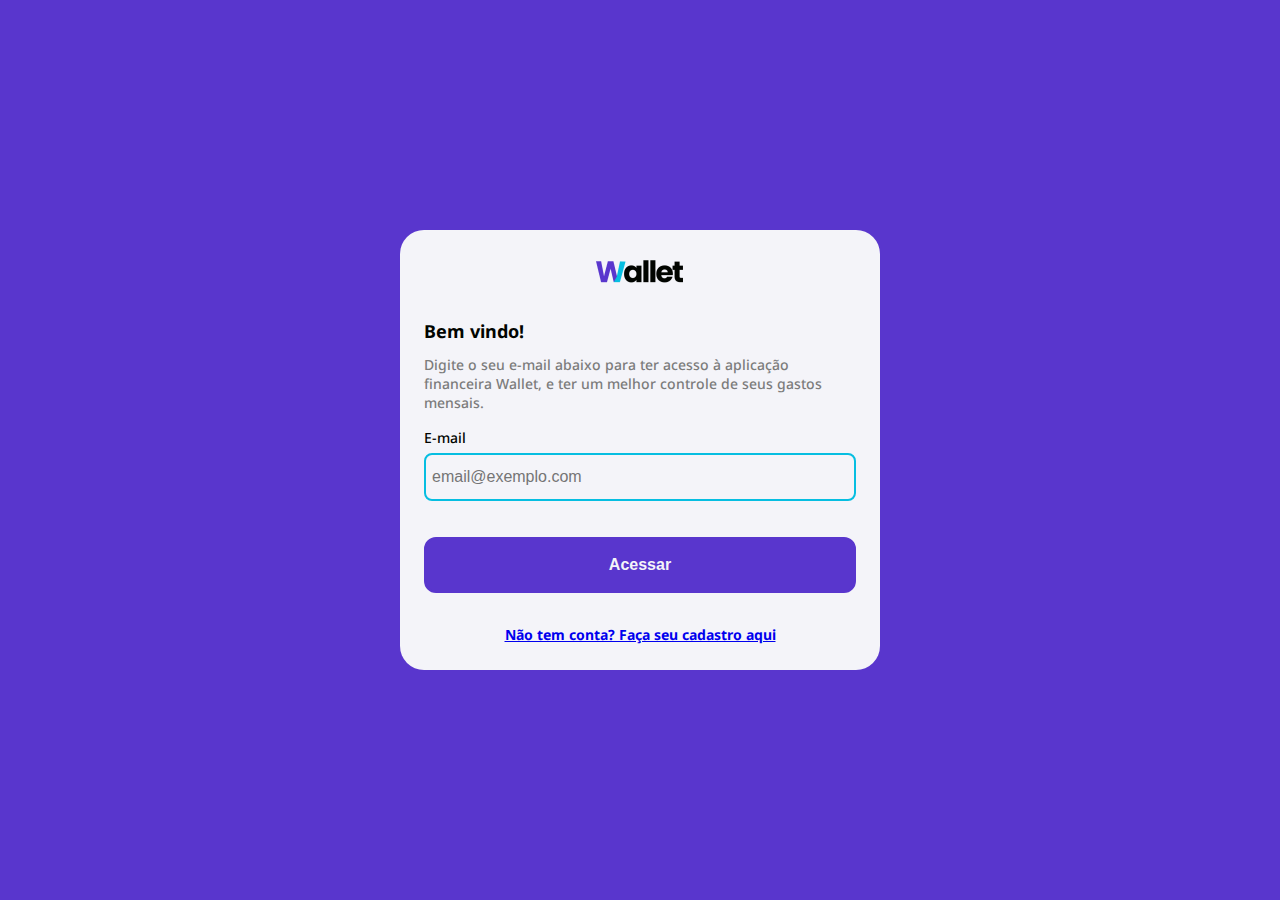
<file: index.html>
<!DOCTYPE html>
<html>
  <head>
    <title>Wallet App - Login</title>
    <link rel="stylesheet" href="styles.css" />
    <script src="index.js"></script>
  </head>
  <body>
    <div class="auth-container">
      <div class="auth-content">
        <div class="auth-content-container">
          <img class="logo" src="src/img/logo.png" />
          <h3 class="full-width text.left mt larger">Bem vindo!</h3>
          <p class="mt small">
            Digite o seu e-mail abaixo para ter acesso à aplicação financeira
            Wallet, e ter um melhor controle de seus gastos mensais.
          </p>
          <label class="mt" for="input-email">E-mail</label>
          <input
            placeholder="email@exemplo.com"
            class="mt smaller"
            id="input-email"
            name="input-email"
            type="email"
          />
          <button onclick="onClickLogin()" class="full-width mt large">
            Acessar
          </button>
          <a href="src/pages/register/index.html" class="mt larger"
            >Não tem conta? Faça seu cadastro aqui</a
          >
        </div>
      </div>
    </div>
  </body>
</html>
</file>
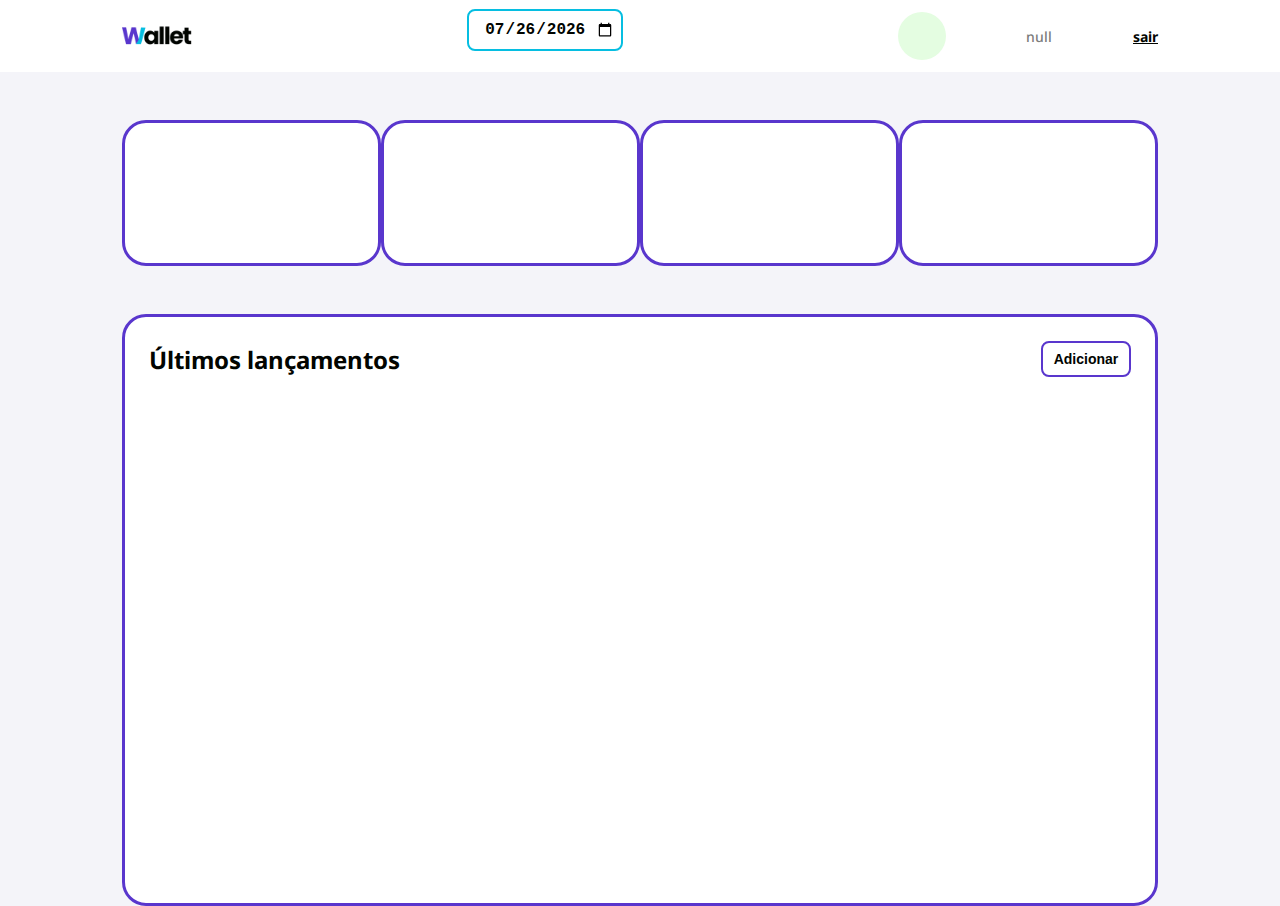
<file: src/pages/home/index.html>
<!DOCTYPE html>
<html>
  <head>
    <title>Wallet App Home</title>
    <link rel="stylesheet" href="../../../styles.css" />
    <link rel="stylesheet" href="styles.css" />
    <script src="index.js"></script>
  </head>
  <body>
    <div class="home-content-container">
      <div class="navbar">
        <img
          src="../../img/logo.png"
          class="logo-navbar"
          alt="Logo Wallet App"
        />
        <div class="navbar-calendar-container">
          <input id="select-date" class="input-calendar" type="date" />
        </div>
        <div id="navbar-user-container" class="navbar-user-container">
          <div id="navbar-user-avatar" class="navbar-user-avatar"></div>
        </div>
      </div>
      <div class="finance-card-container">
        <div id="finance-card-1" class="finance-card"></div>
        <div id="finance-card-2" class="finance-card"></div>
        <div id="finance-card-3" class="finance-card"></div>
        <div id="finance-card-4" class="finance-card"></div>
      </div>
      <div class="table-container">
        <div class="table-content-container">
          <div class="table-content-header">
            <h2>Últimos lançamentos</h2>
            <button onclick="onOpenModal()" class="small">Adicionar</button>
          </div>
          <table id="finances-table"></table>
        </div>
      </div>
    </div>
    <div id="modal" class="modal-background">
      <div class="modal-content">
        <div class="modal-content-header">
          <h3>Adicionar lançamento</h3>
          <button onclick="onCloseModal()" class="small">Fechar</button>
        </div>
        <form id="form-finance-release" class="mt">
          <label class="mt" for="input-title">Título</label>
          <input
            class="mt smaller"
            type="text"
            required
            id="input-title"
            name="input-title"
            placeholder="Ex: Conta de energia"
          />
          <label class="mt" for="input-value">Valor</label>
          <input
            class="mt smaller"
            id="number"
            step="any"
            name="input-value"
            type="text"
            placeholder="R$ 0,00 (Use valores negativos para uma despesa)"
            required
          />
          <label class="mt" for="input-date">Data</label>
          <!--type="date" tranforma o input em data (podendo usar calendario) -->
          <input
            class="mt smaller"
            id="input-date"
            name="input-date"
            type="date"
            placeholder="00/00/0000"
            required
          />
          <label class="mt" for="input-category">Categoria</label>
          <!-- O select e uma barra de opções / O option são as opções -->
          <select
            class="mt smaller"
            id="input-category"
            name="input-category"
            required
          ></select>
          <button type="submit" class="mt full-width">Adicionar</button>
        </form>
      </div>
    </div>
  </body>
</html>
</file>
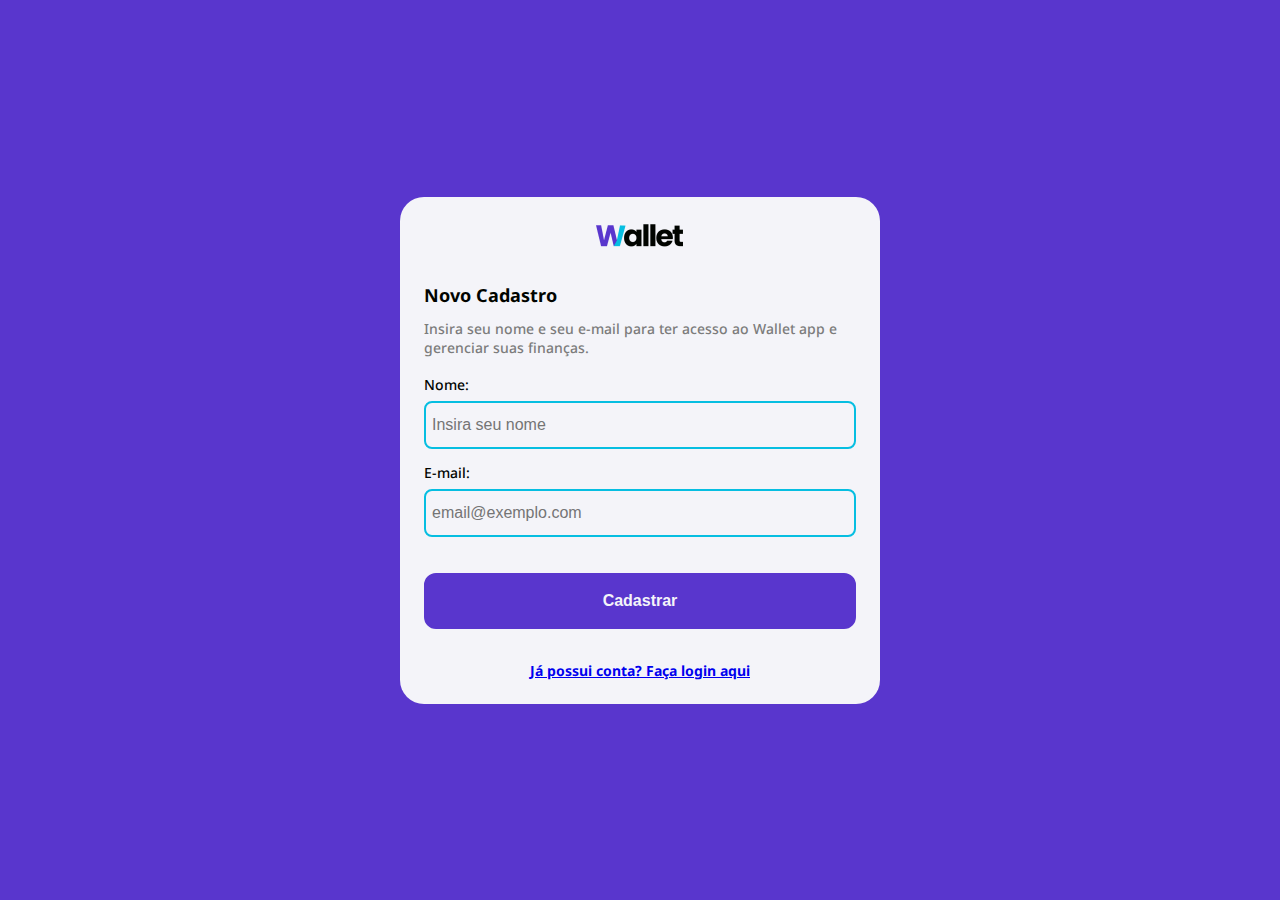
<file: src/pages/register/index.html>
<!DOCTYPE html>
<html>
  <head>
    <title>Wallet App - Cadastrar</title>
    <link rel="stylesheet" href="../../../styles.css" />
    <script src="index.js"></script>
  </head>
  <body>
    <div class="auth-container">
      <div class="auth-content">
        <div class="auth-content-container">
          <img class="logo" src="../../img/logo.png" alt="Logo Wallet App" />
          <h3 class="full-width text.left mt larger">Novo Cadastro</h3>
          <p class="mt small">
            Insira seu nome e seu e-mail para ter acesso ao Wallet app e
            gerenciar suas finanças.
          </p>
          <form id="form-register" class="mt">
            <label for="input-name">Nome:</label>
            <input
              class="mt smaller"
              type="text"
              required
              id="input-name"
              name="input-name"
              placeholder="Insira seu nome"
            />
            <label class="mt" for="input-email">E-mail:</label>
            <input
              placeholder="email@exemplo.com"
              class="mt smaller"
              id="input-email"
              name="input-email"
              type="text"
              required
            />
            <button type="submit" class="full-width mt large">Cadastrar</button>
          </form>
          <a href="../../../index.html" class="mt larger"
            >Já possui conta? Faça login aqui</a
          >
        </div>
      </div>
    </div>
  </body>
</html>
</file>
<file: styles.css>
@import url("https://fonts.googleapis.com/css2?family=Noto+Sans:ital,wght@0,100;0,200;0,300;0,400;0,500;0,600;0,700;0,800;0,900;1,100;1,300;1,400;1,500;1,600;1,700;1,800;1,900&display=swap");

body {
  background: 0px;
  margin: 0px;
  font-family: "Noto Sans", sans-serif;
  color: #010400;
}

h1 {
  font-size: 40px;
  font-weight: bolder;
  margin: 0px;
  padding: 0px;
}

h2 {
  font-size: 24px;
  font-weight: bold;
  margin: 0px;
  padding: 0px;
}

h3 {
  font-size: 18px;
  font-weight: bold;
  margin: 0px;
  padding: 0px;
}

h4 {
  font-size: 18px;
  font-weight: 700;
  margin: 0px;
  padding: 0px;
  color: #7c7c7c;
}

p {
  font-size: 14px;
  font-weight: 500;
  margin: 0px;
  padding: 0px;
  color: #7c7c7c;
}

label {
  width: 100%;
  font-size: 14px;
  font-weight: 500;
}

a {
  font-size: 14px;
  font-weight: 700;
  text-decoration: underline;
}

button {
  background-color: #5936cd;
  height: 56px;
  width: 432;
  border-radius: 12px;
  color: #f4f4f9;
  font-weight: bold;
  font-size: 16px;
  border-color: #5936cd;
  border-width: 2px;
  border-style: solid;
  cursor: pointer;
}

button.small {
  background-color: #ffffff;
  color: #010400;
  font-size: 14px;
  border-radius: 8px;
  width: 90px;
  height: 36px;
}

input {
  width: 100%;
  height: 48px;
  border-color: #06bee1;
  border-width: 2px;
  border-style: solid;
  border-radius: 8px;
  background-color: transparent;
  font-weight: 400;
  color: #010400;
  font-size: 16px;
  padding: 6px;
  box-sizing: border-box;
  margin-bottom: 12px;
}

select {
  width: 100%;
  height: 48px;
  border-color: #06bee1;
  border-width: 2px;
  border-style: solid;
  border-radius: 8px;
  background-color: transparent;
  font-weight: 400;
  color: #010400;
  font-size: 16px;
  padding: 6px;
  box-sizing: border-box;
  margin-bottom: 12px;
}

.full-width {
  width: 100%;
}

.text-center {
  text-align: center;
}

.text-left {
  text-align: left;
}

.mt {
  margin-top: 16px;
}

.mt.larger {
  margin-top: 32px;
}

.mt.large {
  margin-top: 24px;
}

.mt.small {
  margin-top: 12px;
}

.mt.smaller {
  margin-top: 6px;
}

.logo {
  width: 88px;
  height: auto;
}

.auth-container {
  width: 100vw;
  height: 100vh;
  display: flex;
  align-items: center;
  justify-content: center;
  background-color: #5936cd;
}

.auth-content {
  display: flex;
  align-items: center;
  justify-content: center;
  width: 480px;
  height: auto;
  min-height: 440px;
  background-color: #f4f4f9;
  border-radius: 24px;
}

.auth-content-container {
  display: flex;
  flex-direction: column;
  align-items: center;
  justify-content: center;
  width: 100%;
  height: 100%;
  padding: 24px;
}
</file>
<file: src/pages/home/styles.css>
.home-content-container {
  display: flex;
  flex-direction: column;
  align-items: flex-start;
  justify-content: flex-start;
  width: 100vw;
  height: auto;
  min-height: 100vh;
  background-color: #f4f4f9;
}

.navbar {
  display: flex;
  flex-direction: row; /*para um elemento ao lado do outro*/
  align-items: center; /*para ficar sempre na mesma linha*/
  justify-content: space-between; /*para se distribuir*/
  height: 72px;
  width: 100vw;
  background-color: #ffffff;
  padding: 24px 122px;
  box-sizing: border-box;
}

.logo-navbar {
  height: 24px;
  width: auto;
}

.navbar-calendar-container {
  display: flex;
  flex-direction: row;
  align-items: center;
  justify-content: center;
  width: 260px;
}

.input-calendar {
  width: 156px;
  height: 42px;
  text-align: center;
  font-size: 16px;
  font-weight: bold;
}

.navbar-user-container {
  display: flex;
  flex-direction: row;
  align-items: center;
  justify-content: space-between;
  width: 260px;
  height: 100%;
}

.navbar-user-avatar {
  display: flex;
  align-items: center;
  justify-content: center;
  height: 48px;
  width: 48px;
  border-radius: 24px;
  background-color: #e4fde1;
}

.finance-card-container {
  display: flex;
  width: 100%;
  flex-direction: row;
  align-items: center;
  justify-content: space-between;
  padding: 48px 122px;
  box-sizing: border-box;
}

.finance-card {
  display: flex;
  flex-direction: column;
  align-items: center;
  justify-content: center;
  width: 280px;
  height: 140px;
  border-radius: 24px;
  border-style: solid;
  border-color: #5936cd;
  background-color: #ffffff;
}

.table-container {
  display: flex;
  width: 100%;
  flex-direction: column;
  align-items: flex-start;
  justify-content: flex-start;
  padding: 0px 122px;
  box-sizing: border-box;
}

.table-content-container {
  display: flex;
  width: 100%;
  flex-direction: column;
  align-items: flex-start;
  justify-content: flex-start;
  background-color: #ffffff;
  border-radius: 24px;
  border-style: solid;
  border-color: #5936cd;
  height: 592px;
  padding: 24px;
  box-sizing: border-box;
}

.table-content-header {
  display: flex;
  width: 100%;
  flex-direction: row;
  align-items: center;
  justify-content: space-between;
  padding-bottom: 24px;
  box-sizing: border-box;
}

table {
  width: 100%;
}

th {
  text-align: left;
  color: #7c7c7c;
}

tr {
  height: 32px;
}

th.rigth {
  text-align: right;
}

th.text-center {
  text-align: center;
}

td {
  color: #7c7c7c;
}

td.rigth {
  text-align: right;
}

td.center {
  text-align: center;
}

.modal-background {
  display: none;
  flex-direction: column;
  align-items: flex-end;
  position: fixed;
  top: 0;
  left: 0;
  bottom: 0;
  right: 0;
  width: 100vw;
  height: 100vh;
  background-color: rgba(1, 4, 0, 0.2);
}

.modal-content {
  height: 100%;
  width: 480px;
  background-color: #f4f4f9;
  padding: 24px;
  box-sizing: border-box;
}

.modal-content-header {
  display: flex;
  flex-direction: row;
  justify-content: space-between;
  align-items: center;
  width: 100%;
}
</file>
